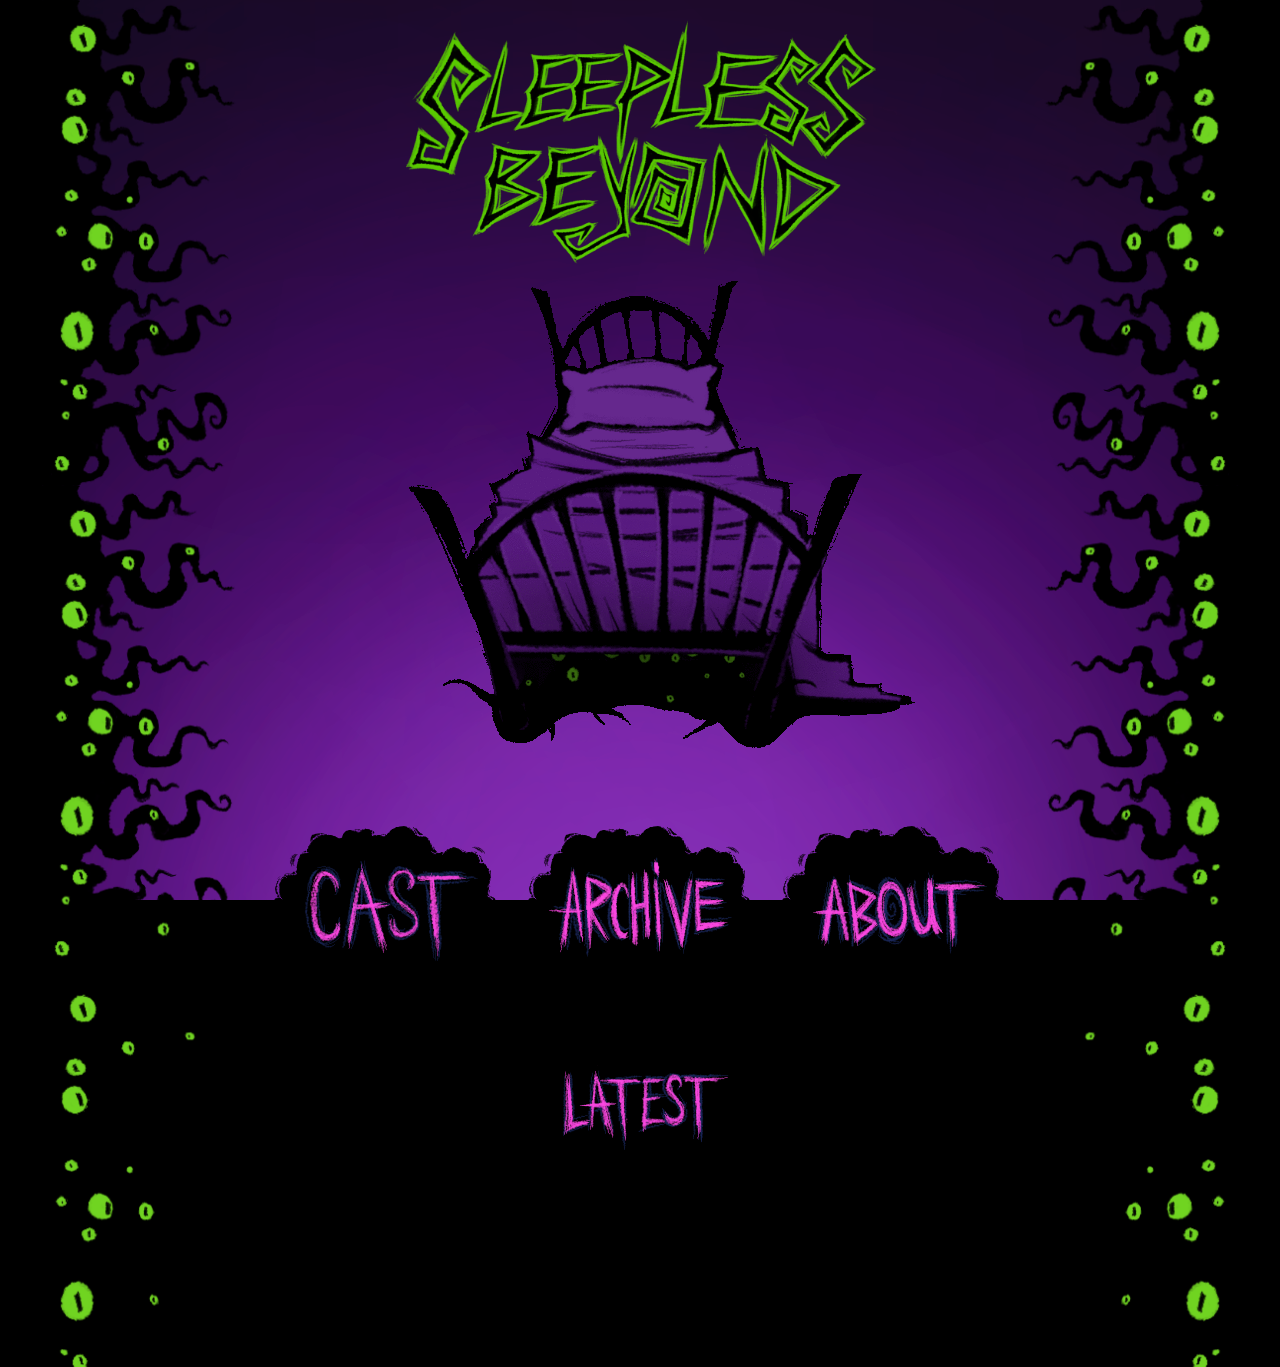
<file: index.html>
<!DOCTYPE html>
<html>
  <head>
    <title>Sleepless Beyond</title>
    <!-- Favicons -->
    <link rel="apple-touch-icon" sizes="180x180" href="favicons/apple-touch-icon.png">
    <link rel="icon" type="image/png" sizes="32x32" href="favicons/favicon-32x32.png" sizes="32x32">
    <link rel="icon" type="image/png" sizes="16x16" href="favicons/favicon-16x16.png" sizes="16x16">
    <link rel="manifest" href="favicons/site.webmanifest">
    <link rel="mask-icon" href="favicons/safari-pinned-tab.svg" color="#3d005f">
    <link rel="shortcut icon" href="favicons/favicon.ico">
    <meta name="msapplication-TileColor" content="#3d005f">
    <meta name="msapplication-config" content="favicons/browserconfig.xml">
    <!-- <meta name="theme-color" content="#3d005f"> --> <!-- this has the dark purple -->
    <!-- Meta information for links and other such applications -->
    <meta charset="utf-8">
    <meta name="description" content="Hi Hector <3">
    <meta name="author" content="mortis-natus">
    <meta property="og:title" content="Sleepless Beyond Demo">
    <meta property="og:type" content="website">
    <meta property="og:image" content="images/SleeplessBeyond_Logo_Small.png"> <!-- W: at least 280px, H: at least 150px, less than 5 MB -->
    <meta property="og:site_name" content="Sleepless Beyond Demo">
    <meta property="og:description" content="Hi Hector <3">
    <meta property="og:url" content="https://mortis-natus.github.io/sleeplessbeyond-demo/">
    <meta name="twitter:card" content="summary_large_image"> <!-- less than 5 MB -->
    <meta name="twitter:image:alt" content="Read Sleepless Beyond!">
    <!-- <meta name="theme-color" content="#56FF33"> -->
    <meta name="theme-color" content="#71d522">
    <meta name="viewport" width=device-width, initial-scale=1.0, maximum-scale=1.0, user-scalable=0>
    <!-- CSS stylesheet(s) -->
    <link rel="stylesheet" type="text/css" href="styles/stylin.css"/>
    <!-- Library script(s) -->
    <script src="https://code.jquery.com/jquery-3.5.1.min.js" integrity="sha256-9/aliU8dGd2tb6OSsuzixeV4y/faTqgFtohetphbbj0=" crossorigin="anonymous"></script>
    <!-- My script(s) -->
    <script src="scripts/script.js"></script>
  </head>
  <body>
    <div id="super-wrapper">
      <div class="blackspace"></div>
      <div id="outer-wrapper" class="has-bg">
        <div id="left-tentacles"></div>
        <div id="inner-wrapper">
          <div id="scoonga-doonga-title">
            <a href="index.html"><img src="images/SleeplessBeyond_Logo_Large.png" alt="Title Image"></a>
          </div>
          <div id="content">
            <div id="bed">
              <a href="page.html"><img id="first" src="images/StartReading_ButtonStatic.gif" alt="Start Reading"></a>
            </div>
            <div id="buttons">
              <a href="cast.html"><img id="cast" src="images/Cast_ButtonStatic.png" alt="Cast"></a>
              <a href="archive.html"><img id="archive" src="images/Archive_ButtonStatic.png" alt="Archive"></a>
              <a href="about.html"><img id="about" src="images/About_ButtonStatic.png" alt="About"></a>
              <a href="index.html"><img id="latest" src="images/Latest_ButtonStatic.png" alt="Latest"></a>
            </div>
          </div>
        </div>
        <div id="right-tentacles"></div>
        <!-- swap for this -->
        <!-- <div id=""><a href="/">index</a></div>  -->
      </div>
      <div class="blackspace"></div>
    </div>
  </body>
</html>
</file>
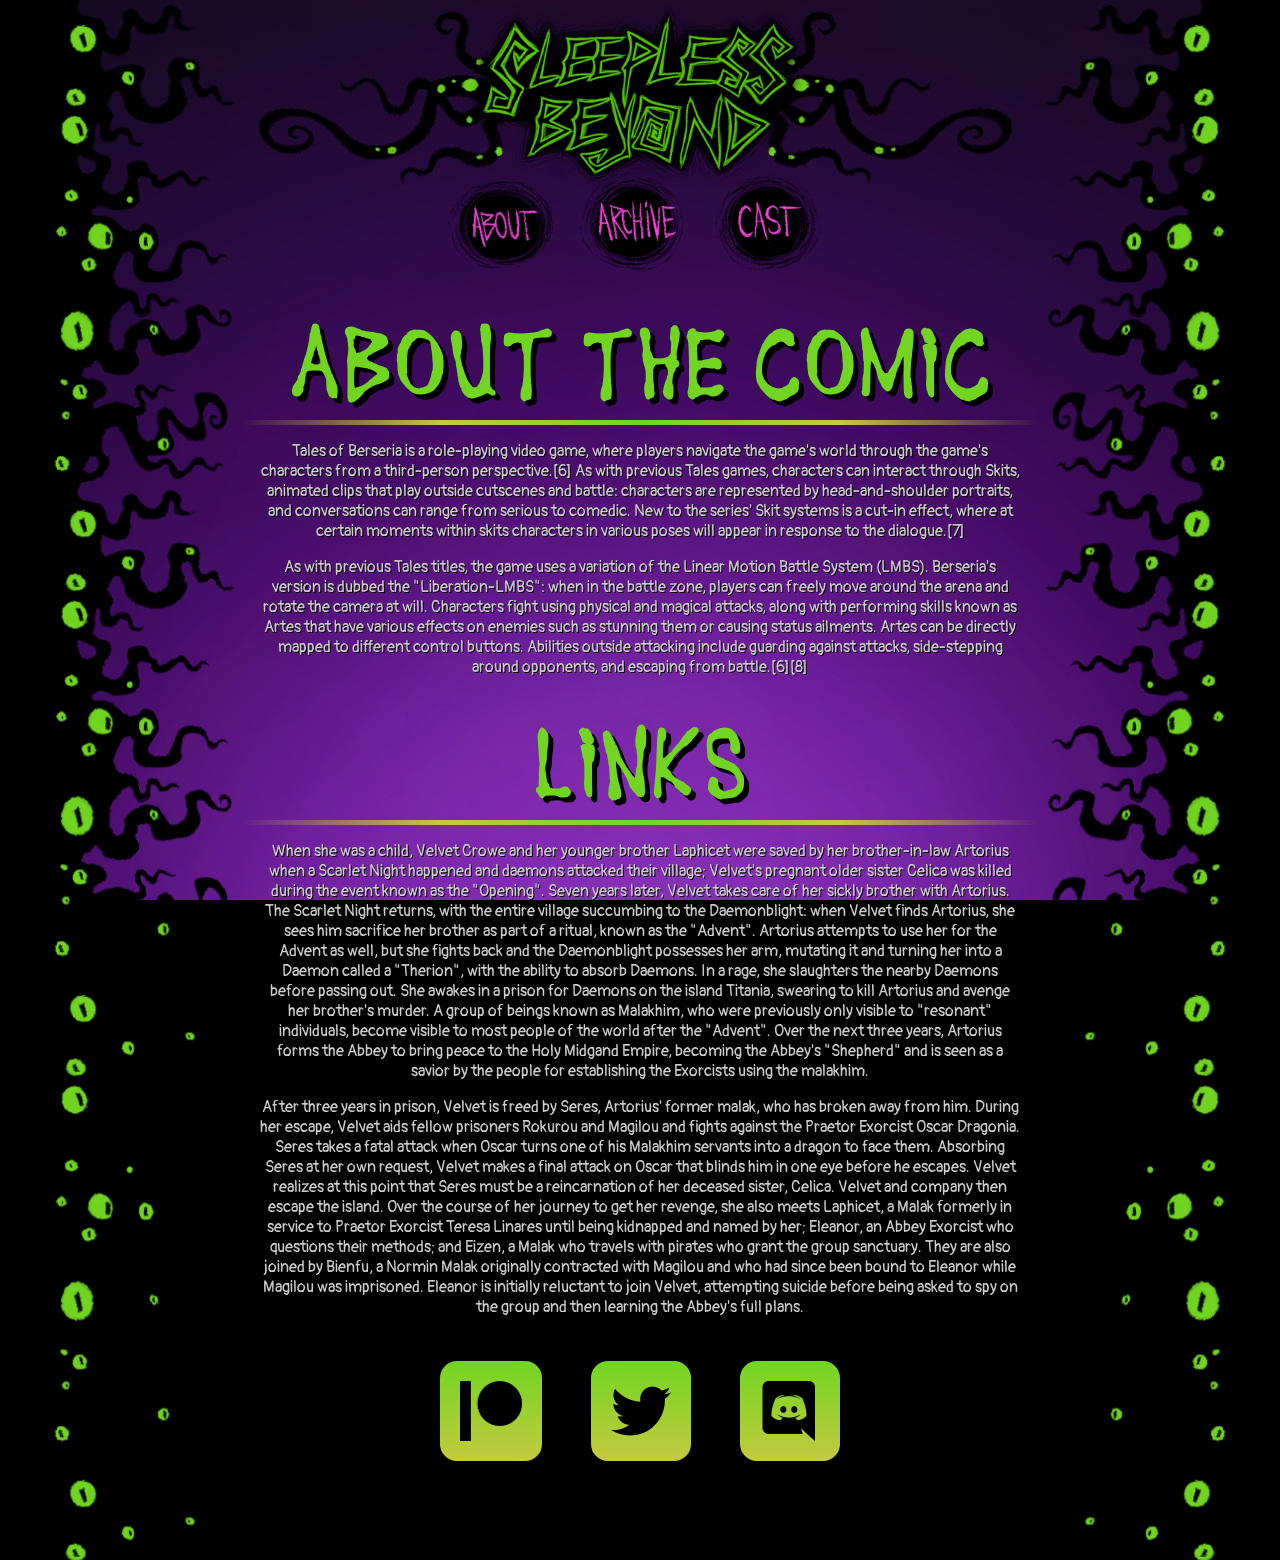
<file: about.html>
<!DOCTYPE html>
<html>
  <head>
    <title>Sleepless Beyond | About</title>
    <!-- Favicons -->
    <link rel="apple-touch-icon" sizes="180x180" href="favicons/apple-touch-icon.png">
    <link rel="icon" type="image/png" sizes="32x32" href="favicons/favicon-32x32.png" sizes="32x32">
    <link rel="icon" type="image/png" sizes="16x16" href="favicons/favicon-16x16.png" sizes="16x16">
    <link rel="manifest" href="favicons/site.webmanifest">
    <link rel="mask-icon" href="favicons/safari-pinned-tab.svg" color="#3d005f">
    <link rel="shortcut icon" href="favicons/favicon.ico">
    <meta name="msapplication-TileColor" content="#3d005f">
    <meta name="msapplication-config" content="favicons/browserconfig.xml">
    <!-- <meta name="theme-color" content="#3d005f"> --> <!-- this has the dark purple -->
    <!-- Meta information for links and other such applications -->
    <meta charset="utf-8">
    <meta name="description" content="Hi Hector <3">
    <meta name="author" content="mortis-natus">
    <meta property="og:title" content="Sleepless Beyond | About">
    <meta property="og:type" content="website">
    <meta property="og:image" content="images/SleeplessBeyond_Logo_Small.png"> <!-- W: at least 280px, H: at least 150px, less than 5 MB -->
    <meta property="og:site_name" content="Sleepless Beyond Demo">
    <meta property="og:description" content="Hi Hector <3">
    <meta property="og:url" content="https://mortis-natus.github.io/sleeplessbeyond-demo/">
    <meta name="twitter:card" content="summary_large_image"> <!-- less than 5 MB -->
    <meta name="twitter:image:alt" content="Read Sleepless Beyond!">
    <!-- <meta name="theme-color" content="#56FF33">  -->
    <meta name="theme-color" content="#71d522">
    <meta name="viewport" width=device-width, initial-scale=1.0, maximum-scale=1.0, user-scalable=0>
    <!-- CSS stylesheet(s) -->
    <link rel="stylesheet" type="text/css" href="styles/stylin.css"/>
    <!-- Library script(s) -->
    <script src="https://code.jquery.com/jquery-3.5.1.min.js" integrity="sha256-9/aliU8dGd2tb6OSsuzixeV4y/faTqgFtohetphbbj0=" crossorigin="anonymous"></script>
    <!-- My script(s) -->
    <script src="scripts/script.js"></script>
  </head>
  <body>
    <div id="super-wrapper">
      <div class="blackspace"></div>
      <div id="outer-wrapper" class="pangolin has-bg">
        <div id="left-tentacles"></div>
        <div id="inner-wrapper">
          <div id="nav-title-arrowless">
            <a id="home" href="index.html" title="Home"></a>
            <div id="nav-buttons">
              <a id="about2" href="about.html" title="About"></a>
              <a id="archive2" href="archive.html" title="Archive"></a>
              <a id="cast2" href="cast.html" title="Cast"></a>
            </div>
          </div>
          <div id="content">
            <h1 class="lime beyond">About the Comic</h1>
            <div class="shite-divider"></div>
            <p class="whiteish">
              Tales of Berseria is a role-playing video game, where players navigate the game's world through the game's characters from a third-person perspective.[6] As with previous Tales games, characters can interact through Skits, animated clips that play outside cutscenes and battle: characters are represented by head-and-shoulder portraits, and conversations can range from serious to comedic. New to the series' Skit systems is a cut-in effect, where at certain moments within skits characters in various poses will appear in response to the dialogue.[7]
            </p>
            <p class="whiteish">
              As with previous Tales titles, the game uses a variation of the Linear Motion Battle System (LMBS). Berseria's version is dubbed the "Liberation-LMBS": when in the battle zone, players can freely move around the arena and rotate the camera at will. Characters fight using physical and magical attacks, along with performing skills known as Artes that have various effects on enemies such as stunning them or causing status ailments. Artes can be directly mapped to different control buttons. Abilities outside attacking include guarding against attacks, side-stepping around opponents, and escaping from battle.[6][8]
            </p>
            <h1 class="lime beyond">Links</h1>
            <div class="shite-divider"></div>
            <p class="whiteish">
              When she was a child, Velvet Crowe and her younger brother Laphicet were saved by her brother-in-law Artorius when a Scarlet Night happened and daemons attacked their village; Velvet's pregnant older sister Celica was killed during the event known as the "Opening". Seven years later, Velvet takes care of her sickly brother with Artorius. The Scarlet Night returns, with the entire village succumbing to the Daemonblight: when Velvet finds Artorius, she sees him sacrifice her brother as part of a ritual, known as the "Advent". Artorius attempts to use her for the Advent as well, but she fights back and the Daemonblight possesses her arm, mutating it and turning her into a Daemon called a "Therion", with the ability to absorb Daemons. In a rage, she slaughters the nearby Daemons before passing out. She awakes in a prison for Daemons on the island Titania, swearing to kill Artorius and avenge her brother's murder. A group of beings known as Malakhim, who were previously only visible to "resonant" individuals, become visible to most people of the world after the "Advent". Over the next three years, Artorius forms the Abbey to bring peace to the Holy Midgand Empire, becoming the Abbey's "Shepherd" and is seen as a savior by the people for establishing the Exorcists using the malakhim.
            </p>
            <p class="whiteish">
              After three years in prison, Velvet is freed by Seres, Artorius' former malak, who has broken away from him. During her escape, Velvet aids fellow prisoners Rokurou and Magilou and fights against the Praetor Exorcist Oscar Dragonia. Seres takes a fatal attack when Oscar turns one of his Malakhim servants into a dragon to face them. Absorbing Seres at her own request, Velvet makes a final attack on Oscar that blinds him in one eye before he escapes. Velvet realizes at this point that Seres must be a reincarnation of her deceased sister, Celica. Velvet and company then escape the island. Over the course of her journey to get her revenge, she also meets Laphicet, a Malak formerly in service to Praetor Exorcist Teresa Linares until being kidnapped and named by her; Eleanor, an Abbey Exorcist who questions their methods; and Eizen, a Malak who travels with pirates who grant the group sanctuary. They are also joined by Bienfu, a Normin Malak originally contracted with Magilou and who had since been bound to Eleanor while Magilou was imprisoned. Eleanor is initially reluctant to join Velvet, attempting suicide before being asked to spy on the group and then learning the Abbey's full plans.
            </p>
            <div id="external-link-buttons">
              <a href="#"><img id="patreon" src="images/Patreon_Mark_Black.png" alt="Patreon Link" title="Patreon"></a>
              <a href="#"><img id="twitter" src="images/iconmonstr-twitter-1-240.png" alt="Twitter Link" title="Twitter"></a>
              <a href="#"><img id="discord" src="images/iconmonstr-discord-1-240.png" alt="Discord Server Link" title="Discord Server"></a>
              <!-- <a href="#"><img id="tumblr" src="images/iconmonstr-tumblr-1-240.png" alt="Tumblr Link" title="Tumblr"></a> -->
            </div>
          </div>
        </div>
        <div id="right-tentacles"></div>
      </div>
      <div class="blackspace"></div>
    </div>
  </body>
</html>
</file>
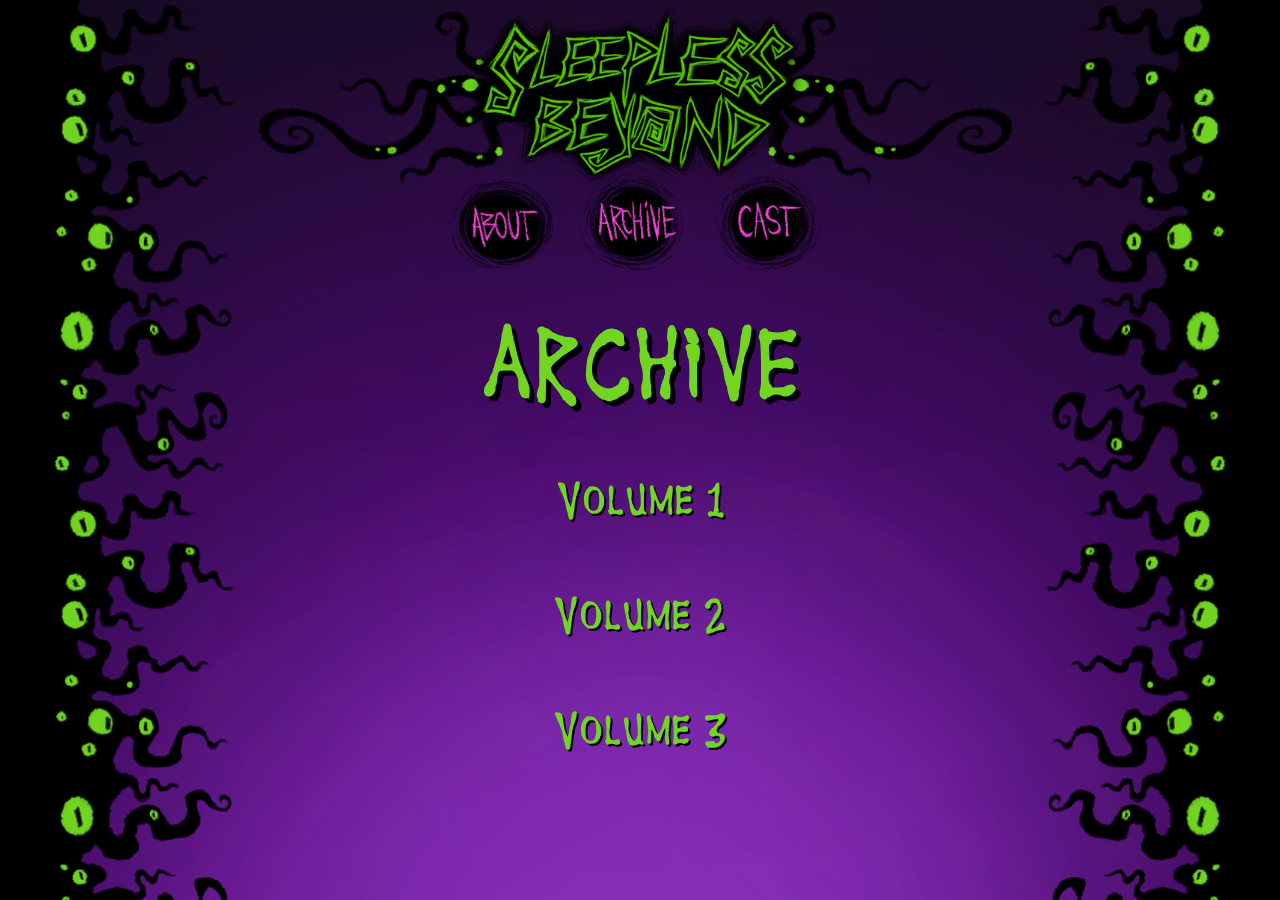
<file: archive.html>
<!DOCTYPE html>
<html>
  <head>
    <title>Sleepless Beyond | Archive</title>
    <!-- Favicons -->
    <link rel="apple-touch-icon" sizes="180x180" href="favicons/apple-touch-icon.png">
    <link rel="icon" type="image/png" sizes="32x32" href="favicons/favicon-32x32.png" sizes="32x32">
    <link rel="icon" type="image/png" sizes="16x16" href="favicons/favicon-16x16.png" sizes="16x16">
    <link rel="manifest" href="favicons/site.webmanifest">
    <link rel="mask-icon" href="favicons/safari-pinned-tab.svg" color="#3d005f">
    <link rel="shortcut icon" href="favicons/favicon.ico">
    <meta name="msapplication-TileColor" content="#3d005f">
    <meta name="msapplication-config" content="favicons/browserconfig.xml">
    <!-- <meta name="theme-color" content="#3d005f"> --> <!-- this has the dark purple -->
    <!-- Meta information for links and other such applications -->
    <meta charset="utf-8">
    <meta name="description" content="Hi Hector <3">
    <meta name="author" content="mortis-natus">
    <meta property="og:title" content="Sleepless Beyond | Archive">
    <meta property="og:type" content="website">
    <meta property="og:image" content="images/SleeplessBeyond_Logo_Small.png"> <!-- W: at least 280px, H: at least 150px, less than 5 MB -->
    <meta property="og:site_name" content="Sleepless Beyond Demo">
    <meta property="og:description" content="Hi Hector <3">
    <meta property="og:url" content="https://mortis-natus.github.io/sleeplessbeyond-demo/">
    <meta name="twitter:card" content="summary_large_image"> <!-- less than 5 MB -->
    <meta name="twitter:image:alt" content="Read Sleepless Beyond!">
    <!-- <meta name="theme-color" content="#56FF33"> -->
    <meta name="theme-color" content="#71d522">
    <meta name="viewport" width=device-width, initial-scale=1.0, maximum-scale=1.0, user-scalable=0>
    <!-- CSS stylesheet(s) -->
    <link rel="stylesheet" type="text/css" href="styles/stylin.css"/>
    <!-- Library script(s) -->
    <script src="https://code.jquery.com/jquery-3.5.1.min.js" integrity="sha256-9/aliU8dGd2tb6OSsuzixeV4y/faTqgFtohetphbbj0=" crossorigin="anonymous"></script>
    <!-- My script(s) -->
    <script src="scripts/script.js"></script>
  </head>
  <body>
    <div id="super-wrapper">
      <div class="blackspace"></div>
      <div id="outer-wrapper" class="pangolin has-bg">
        <div id="left-tentacles"></div>
        <div id="inner-wrapper">
          <div id="nav-title-arrowless">
            <a id="home" href="index.html" title="Home"></a>
            <div id="nav-buttons">
              <a id="about2" href="about.html" title="About"></a>
              <a id="archive2" href="archive.html" title="Archive"></a>
              <a id="cast2" href="cast.html" title="Cast"></a>
            </div>
          </div>
          <div id="content">
            <h1 class="lime beyond">Archive</h1>
            <div id="vol-1">
              <h2 class="beyond"><a class="lime inactive" href="#pages">Volume 1</a></h2>
              <div class="pagecontainer">
                <ul class="pages">
                  <li><a href="#">Page 0001</a></li>
                  <li><a href="#">Page 0002</a></li>
                  <li><a href="#">Page 0003</a></li>
                  <li><a href="#">Page 0004</a></li>
                  <li><a href="#">Page 0005</a></li>
                  <li><a href="#">Page 0006</a></li>
                  <li><a href="#">Page 0007</a></li>
                  <li><a href="#">Page 0008</a></li>
                  <li><a href="#">Page 0009</a></li>
                  <li><a href="#">Page 0010</a></li>
                  <li><a href="#">Page 0011</a></li>
                  <li><a href="#">Page 0012</a></li>
                  <li><a href="#">Page 0013</a></li>
                  <li><a href="#">Page 0014</a></li>
                  <li><a href="#">Page 0015</a></li>
                  <li><a href="#">Page 0016</a></li>
                  <li><a href="#">Page 0017</a></li>
                  <li><a href="#">Page 0018</a></li>
                  <li><a href="#">Page 0019</a></li>
                  <li><a href="#">Page 0020</a></li>
                </ul>
              </div>
            </div>
            <div id="vol-2">
              <h2 class="beyond"><a class="lime inactive" href="#pages">Volume 2</a></h2>
              <div class="pagecontainer">
                <ul class="pages">
                  <li><a href="#">Page 0001</a></li>
                  <li><a href="#">Page 0002</a></li>
                  <li><a href="#">Page 0003</a></li>
                  <li><a href="#">Page 0004</a></li>
                  <li><a href="#">Page 0005</a></li>
                  <li><a href="#">Page 0006</a></li>
                  <li><a href="#">Page 0007</a></li>
                  <li><a href="#">Page 0008</a></li>
                  <li><a href="#">Page 0009</a></li>
                  <li><a href="#">Page 0010</a></li>
                  <li><a href="#">Page 0011</a></li>
                  <li><a href="#">Page 0012</a></li>
                  <li><a href="#">Page 0013</a></li>
                  <li><a href="#">Page 0014</a></li>
                  <li><a href="#">Page 0015</a></li>
                  <li><a href="#">Page 0016</a></li>
                  <li><a href="#">Page 0017</a></li>
                  <li><a href="#">Page 0018</a></li>
                  <li><a href="#">Page 0019</a></li>
                  <li><a href="#">Page 0020</a></li>
                </ul>
              </div>
            </div>
            <div id="vol-3">
              <h2 class="beyond"><a class="lime inactive" href="#pages">Volume 3</a></h2>
              <div class="pagecontainer">
                <ul class="pages">
                  <li><a href="#">Page 0001</a></li>
                  <li><a href="#">Page 0002</a></li>
                  <li><a href="#">Page 0003</a></li>
                  <li><a href="#">Page 0004</a></li>
                  <li><a href="#">Page 0005</a></li>
                  <li><a href="#">Page 0006</a></li>
                  <li><a href="#">Page 0007</a></li>
                  <li><a href="#">Page 0008</a></li>
                </ul>
              </div>
            </div>
          </div>
        </div>
        <div id="right-tentacles"></div>
      </div>
      <div class="blackspace"></div>
    </div>
  </body>
</html>
</file>
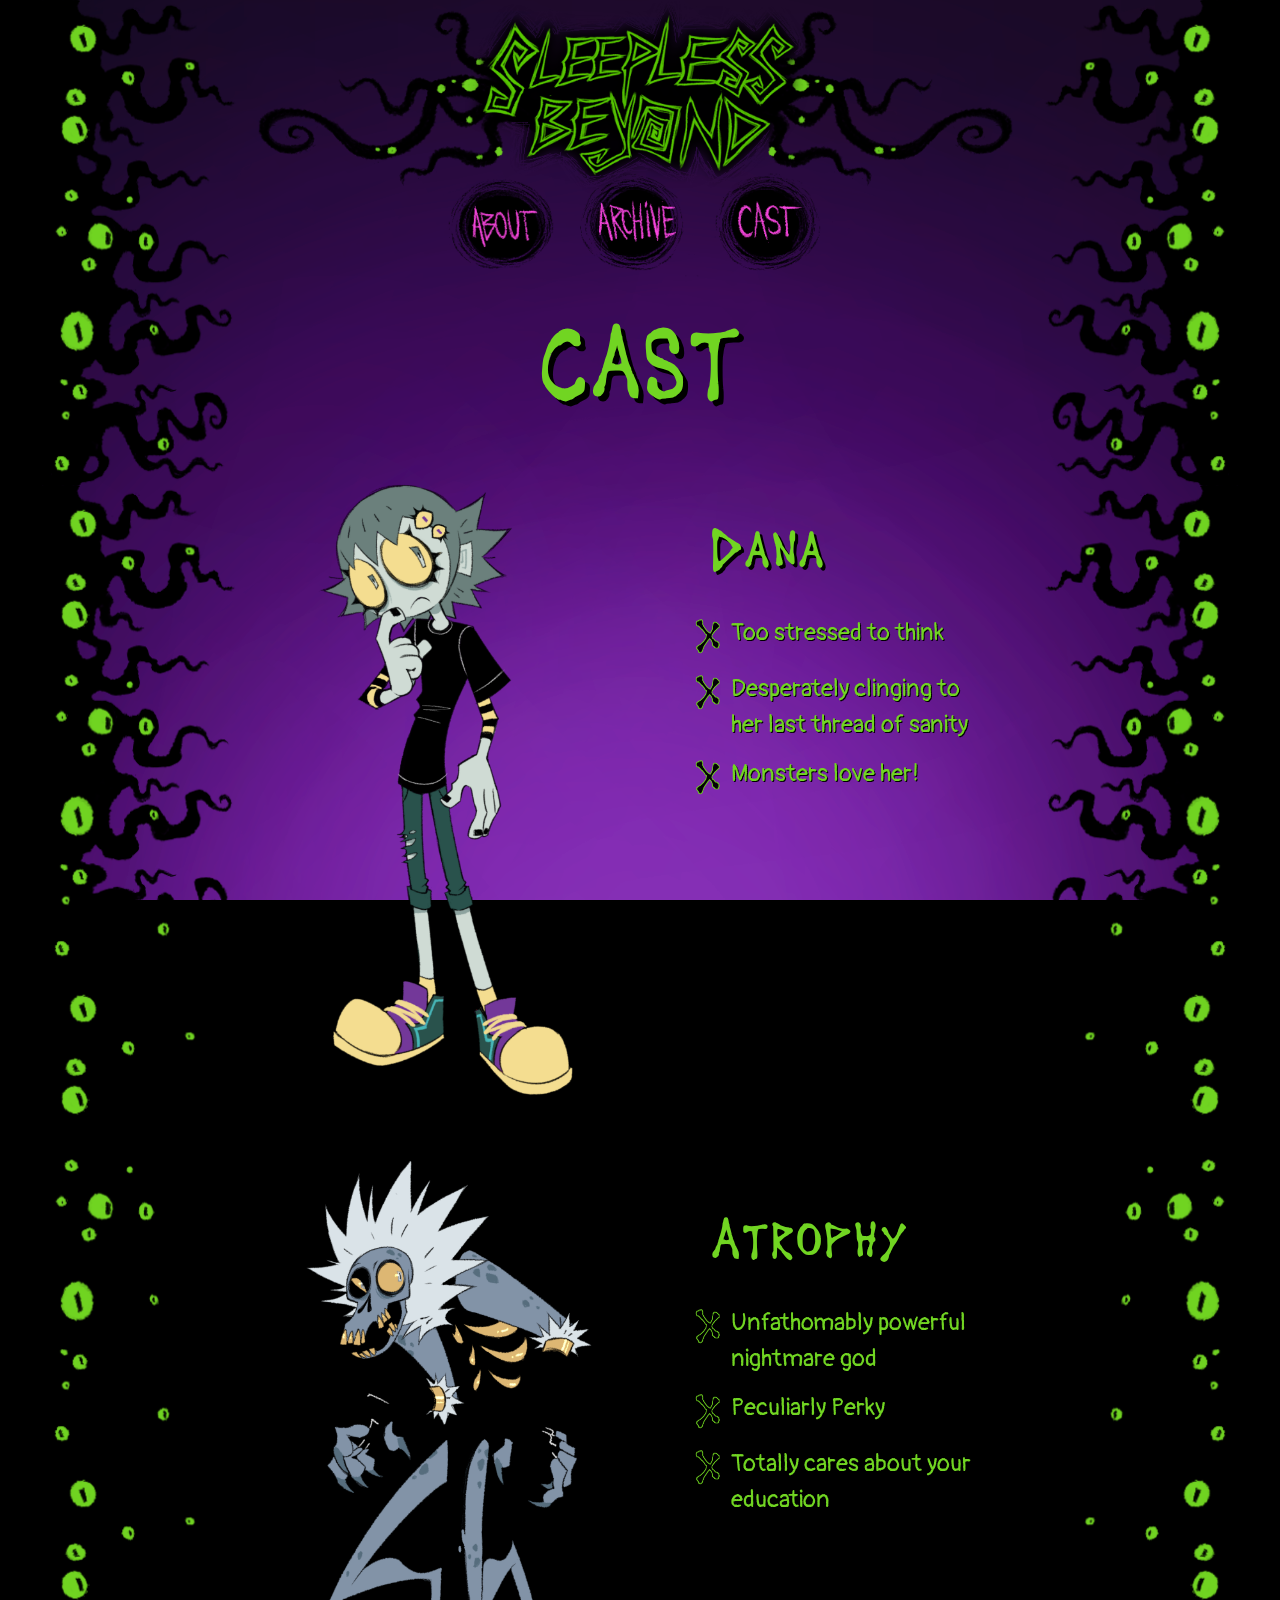
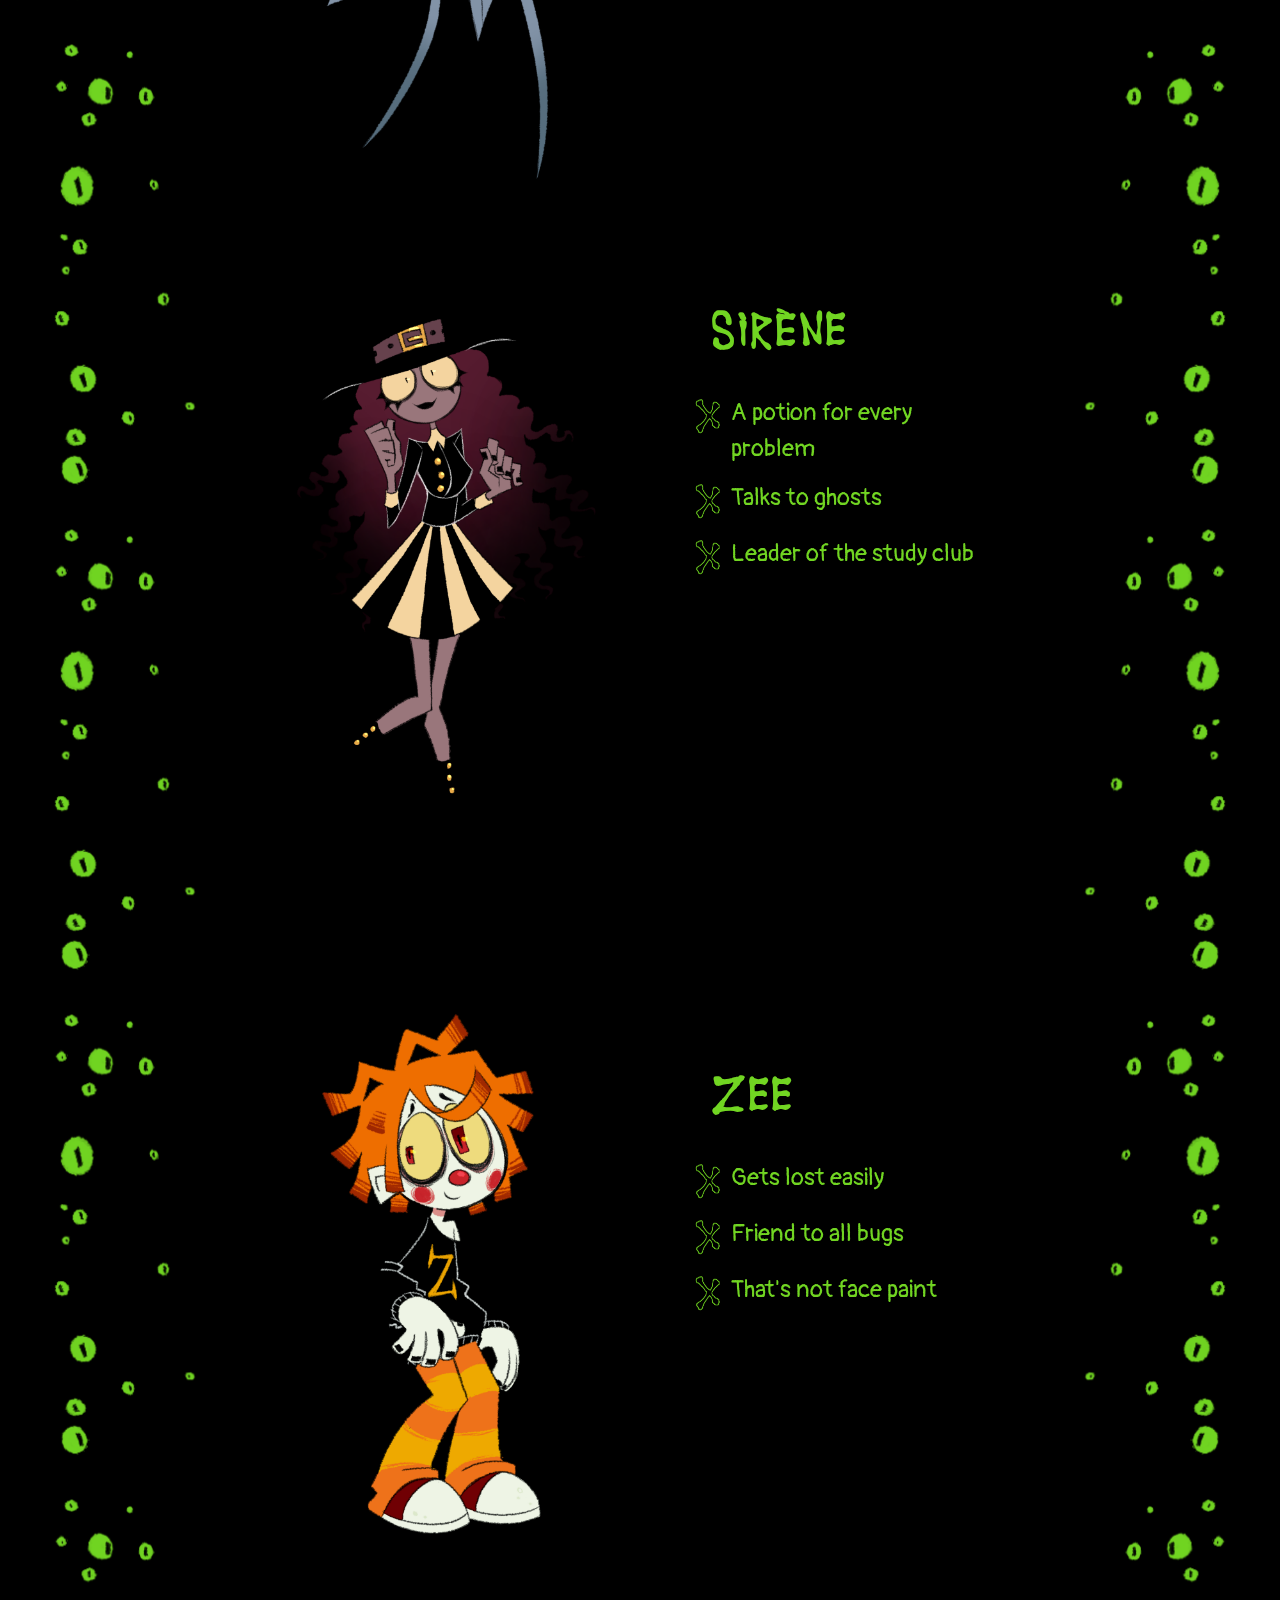
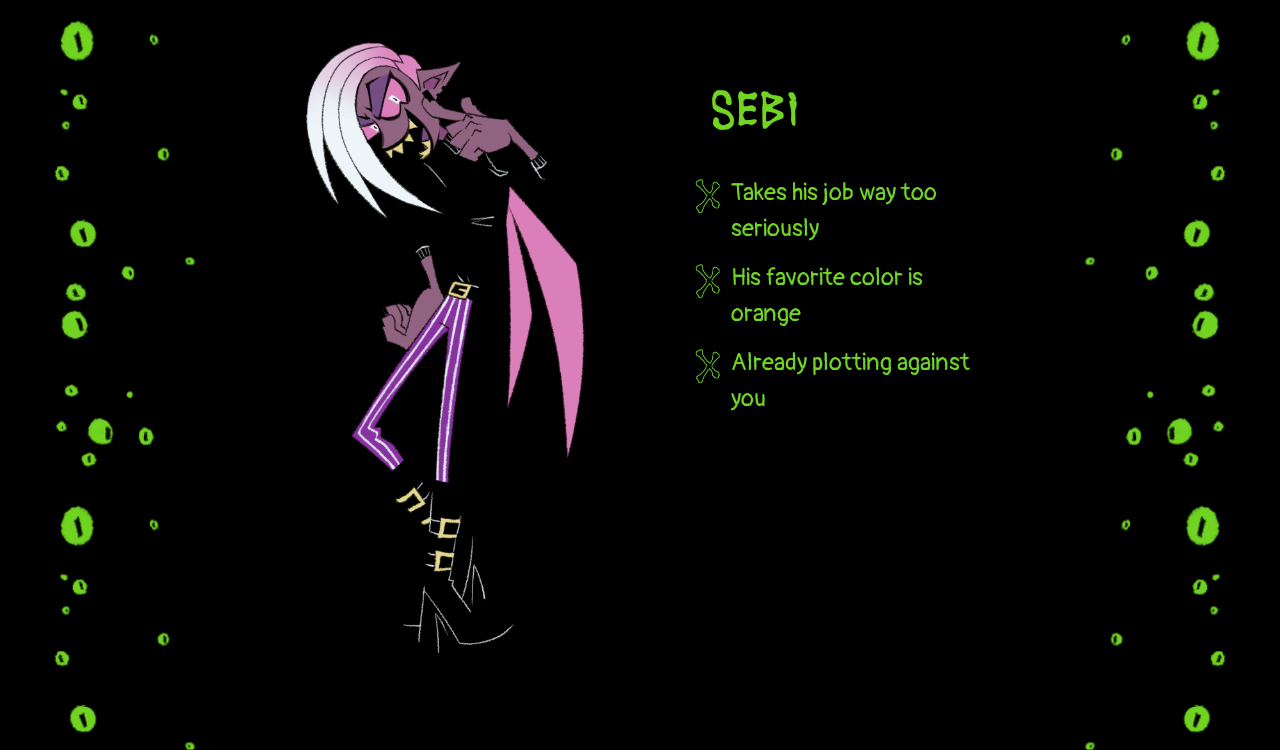
<file: cast.html>
<!DOCTYPE html>
<html>
  <head>
    <title>Sleepless Beyond | Cast</title>
    <!-- Favicons -->
    <link rel="apple-touch-icon" sizes="180x180" href="favicons/apple-touch-icon.png">
    <link rel="icon" type="image/png" sizes="32x32" href="favicons/favicon-32x32.png" sizes="32x32">
    <link rel="icon" type="image/png" sizes="16x16" href="favicons/favicon-16x16.png" sizes="16x16">
    <link rel="manifest" href="favicons/site.webmanifest">
    <link rel="mask-icon" href="favicons/safari-pinned-tab.svg" color="#3d005f">
    <link rel="shortcut icon" href="favicons/favicon.ico">
    <meta name="msapplication-TileColor" content="#3d005f">
    <meta name="msapplication-config" content="favicons/browserconfig.xml">
    <!-- <meta name="theme-color" content="#3d005f"> --> <!-- this has the dark purple -->
    <!-- Meta information for links and other such applications -->
    <meta charset="utf-8">
    <meta name="description" content="Hi Hector <3">
    <meta name="author" content="mortis-natus">
    <meta property="og:title" content="Sleepless Beyond | Cast">
    <meta property="og:type" content="website">
    <meta property="og:image" content="images/SleeplessBeyond_Logo_Small.png"> <!-- W: at least 280px, H: at least 150px, less than 5 MB -->
    <meta property="og:site_name" content="Sleepless Beyond Demo">
    <meta property="og:description" content="Hi Hector <3">
    <meta property="og:url" content="https://mortis-natus.github.io/sleeplessbeyond-demo/">
    <meta name="twitter:card" content="summary_large_image"> <!-- less than 5 MB -->
    <meta name="twitter:image:alt" content="Read Sleepless Beyond!">
    <!-- <meta name="theme-color" content="#56FF33"> -->
    <meta name="theme-color" content="#71d522">
    <meta name="viewport" width=device-width, initial-scale=1.0, maximum-scale=1.0, user-scalable=0>
    <!-- CSS stylesheet(s) -->
    <link rel="stylesheet" type="text/css" href="styles/stylin.css"/>
    <!-- Library script(s) -->
    <script src="https://code.jquery.com/jquery-3.5.1.min.js" integrity="sha256-9/aliU8dGd2tb6OSsuzixeV4y/faTqgFtohetphbbj0=" crossorigin="anonymous"></script>
    <!-- My script(s) -->
    <script src="scripts/script.js"></script>
  </head>
  <body>
    <div id="super-wrapper">
      <div class="blackspace"></div>
      <div id="outer-wrapper" class="has-bg pangolin">
        <div id="left-tentacles"></div>
        <div id="inner-wrapper">
          <div id="nav-title-arrowless">
            <a id="home" href="index.html" title="Home"></a>
            <div id="nav-buttons">
              <a id="about2" href="about.html" title="About"></a>
              <a id="archive2" href="archive.html" title="Archive"></a>
              <a id="cast2" href="cast.html" title="Cast"></a>
            </div>
          </div>
          <div id="content">
            <h1 class="lime beyond">Cast</h1>
            <div class="charslot">
              <div class="img-cell">
                <img title="Dana" alt="Dana" src="images/CAST_Dana.png">
              </div>
              <div class="text-cell">
                <h5 class="charname beyond">Dana</h5>
                <ul class="charfacts">
                  <li>Too stressed to think</li>
                  <li>Desperately clinging to her last thread of sanity</li>
                  <li>Monsters love her!</li>
                <ul>
              </div>
            </div>
            <div class="charslot">
              <div class="img-cell">
                <img title="Atrophy" alt="Atrophy" src="images/CAST_Atrophy.png">
              </div>
              <div class="text-cell">
                <h5 class="charname beyond">Atrophy</h5>
                <ul class="charfacts">
                  <li>Unfathomably powerful nightmare god</li>
                  <li>Peculiarly Perky</li>
                  <li>Totally cares about your education</li>
                <ul>
              </div>
            </div>
            <div class="charslot">
              <div class="img-cell">
                <img title="Sirene" alt="Sirene" src="images/CAST_Sirene.png">
              </div>
              <div class="text-cell">
                <h5 class="charname beyond">Sirène</h5>
                <ul class="charfacts">
                  <li>A potion for every problem</li>
                  <li>Talks to ghosts</li>
                  <li>Leader of the study club</li>
                <ul>
              </div>
            </div>
            <div class="charslot">
              <div class="img-cell">
                <img title="Zee" alt="Zee" src="images/CAST_Zee.png">
              </div>
              <div class="text-cell shorty">
                <h5 class="charname beyond">Zee</h5>
                <ul class="charfacts">
                  <li>Gets lost easily</li>
                  <li>Friend to all bugs</li>
                  <li>That's not face paint</li>
                <ul>
              </div>
            </div>
            <div class="charslot">
              <div class="img-cell">
                <img title="Sebi" alt="Sebi" src="images/CAST_Sebi.png">
              </div>
              <div class="text-cell">
                <h5 class="charname beyond">Sebi</h5>
                <ul class="charfacts">
                  <li>Takes his job way too seriously</li>
                  <li>His favorite color is orange</li>
                  <li>Already plotting against you</li>
                <ul>
              </div>
            </div>
          </div>
        </div>
        <div id="right-tentacles"></div>
      </div>
      <div class="blackspace"></div>
    </div>
  </body>
</html>
</file>
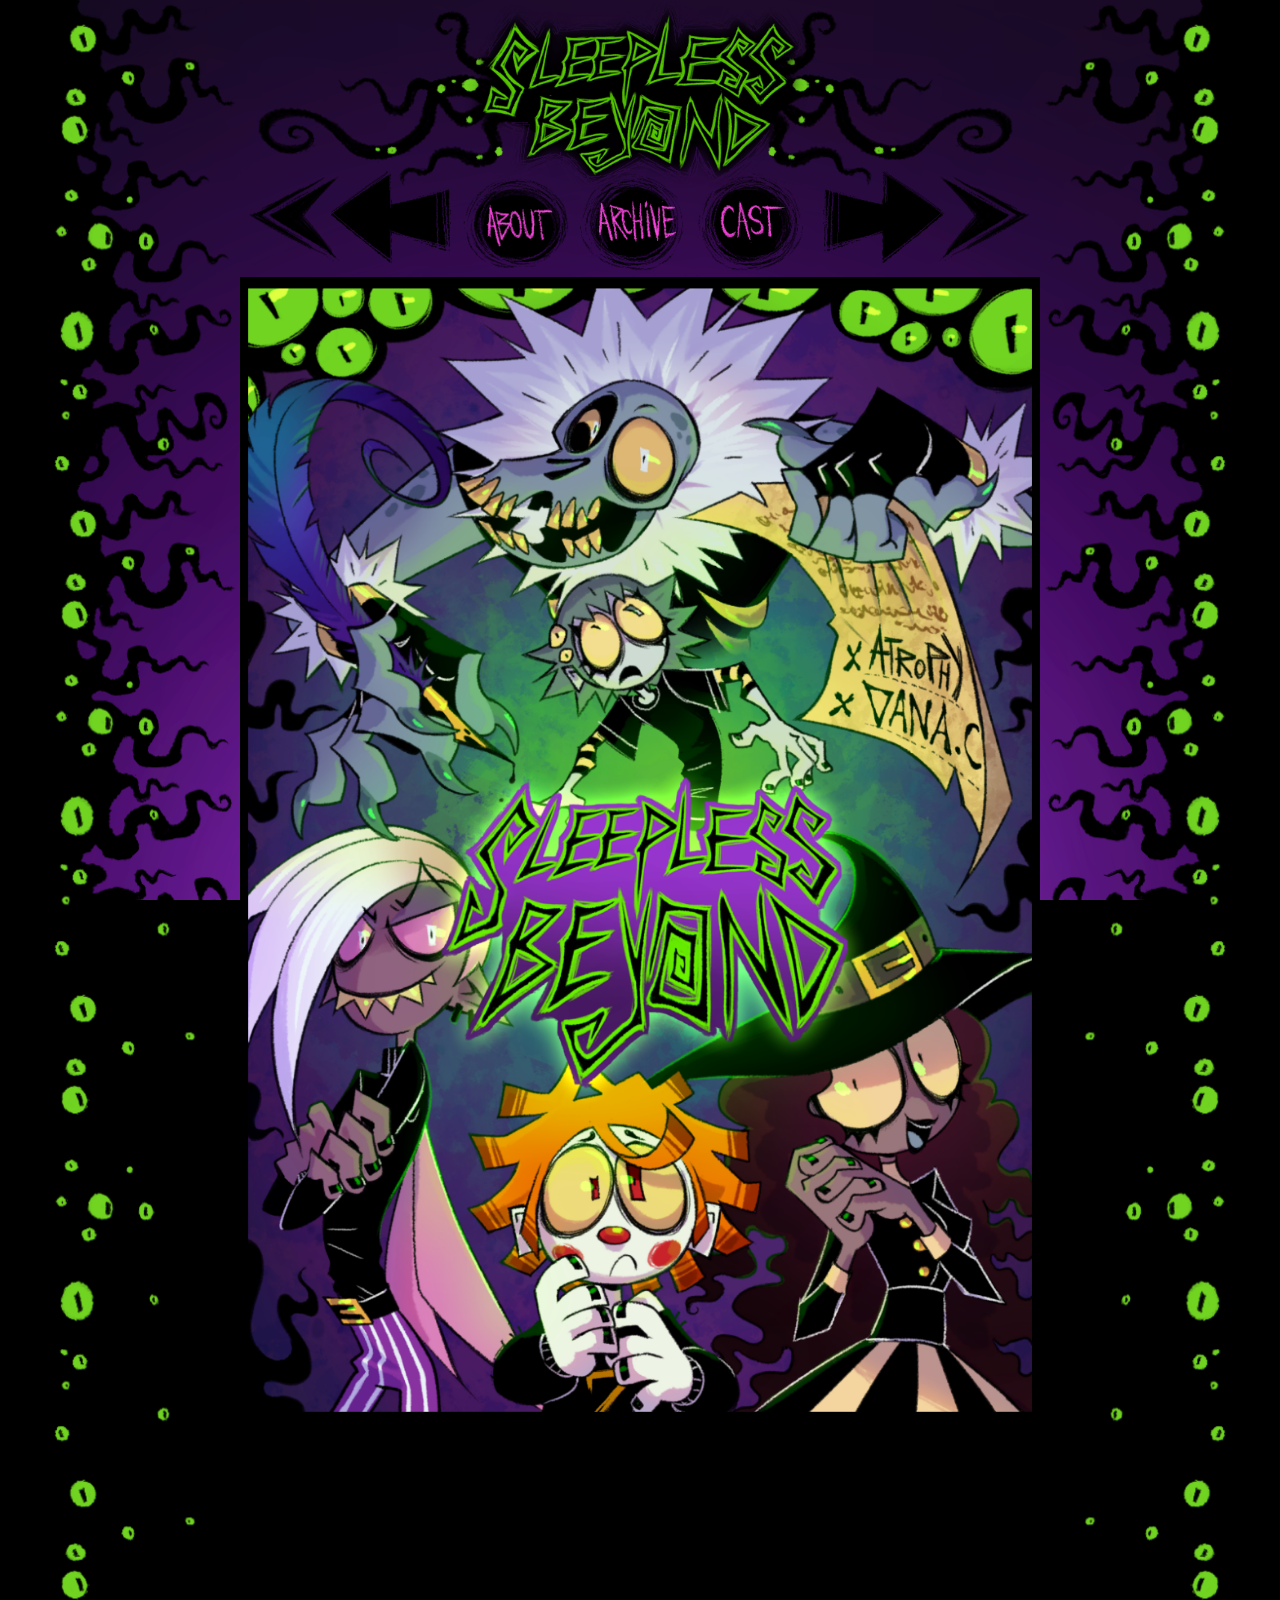
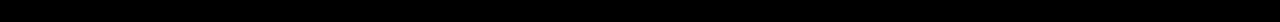
<file: page.html>
<!DOCTYPE html>
<html>
  <head>
    <title>Sleepless Beyond | Page [Something]</title>
    <!-- Favicons -->
    <link rel="apple-touch-icon" sizes="180x180" href="favicons/apple-touch-icon.png">
    <link rel="icon" type="image/png" sizes="32x32" href="favicons/favicon-32x32.png" sizes="32x32">
    <link rel="icon" type="image/png" sizes="16x16" href="favicons/favicon-16x16.png" sizes="16x16">
    <link rel="manifest" href="favicons/site.webmanifest">
    <link rel="mask-icon" href="favicons/safari-pinned-tab.svg" color="#3d005f">
    <link rel="shortcut icon" href="favicons/favicon.ico">
    <meta name="msapplication-TileColor" content="#3d005f">
    <meta name="msapplication-config" content="favicons/browserconfig.xml">
    <!-- <meta name="theme-color" content="#3d005f"> --> <!-- this has the dark purple -->
    <!-- Meta information for links and other such applications -->
    <meta charset="utf-8">
    <meta name="description" content="Hi Hector <3">
    <meta name="author" content="mortis-natus">
    <meta property="og:title" content="Sleepless Beyond | Page [Something]">
    <meta property="og:type" content="website">
    <meta property="og:image" content="images/SleeplessBeyond_Logo_Small.png"> <!-- W: at least 280px, H: at least 150px, less than 5 MB -->
    <meta property="og:site_name" content="Sleepless Beyond Demo">
    <meta property="og:description" content="Hi Hector <3">
    <meta property="og:url" content="https://mortis-natus.github.io/sleeplessbeyond-demo/">
    <meta name="twitter:card" content="summary_large_image"> <!-- less than 5 MB -->
    <meta name="twitter:image:alt" content="Read Sleepless Beyond!">
    <!-- <meta name="theme-color" content="#56FF33"> -->
    <meta name="theme-color" content="#71d522">
    <meta name="viewport" width=device-width, initial-scale=1.0, maximum-scale=1.0, user-scalable=0>
    <!-- CSS stylesheet(s) -->
    <link rel="stylesheet" type="text/css" href="styles/stylin.css"/>
    <!-- Library script(s) -->
    <script src="https://code.jquery.com/jquery-3.5.1.min.js" integrity="sha256-9/aliU8dGd2tb6OSsuzixeV4y/faTqgFtohetphbbj0=" crossorigin="anonymous"></script>
    <!-- My script(s) -->
    <script src="scripts/script.js"></script>
  </head>
  <body>
    <div id="super-wrapper">
      <div class="blackspace-exception"></div>
      <div id="outer-wrapper" class="has-bg">
        <div id="left-tentacles"></div>
        <div id="inner-wrapper">
          <div id="nav-title">
            <a id="home" href="index.html" title="Home"></a>
            <div id="nav-buttons">
              <a id="first2" href="#" title="First page"></a>
              <a class="previous" id="previous2" href="#" title="Previous page"></a>
              <a id="about2" href="about.html" title="About"></a>
              <a id="archive2" href="archive.html" title="Archive"></a>
              <a id="cast2" href="cast.html" title="Cast"></a>
              <a class="next" id="next2" href="#" title="Next page"></a>
              <a id="latest2" href="#" title="Latest page"></a>
            </div>
          </div>
          <div id="content">
            <div id="page-slot">
              <img id="page" title="thsind shere pagw hasd a lithllte story to it and itss veryt veryy funnii come o n bofyds andd girrlds and noen binatrty folkls gether aroutgnf and f i,ll let youd knooe wehat thiss liththl storty iisssss" src="page/SleeplessBeyond_0.png">
            </div>
            <div id="arrows">
              <a id="first2" href="#" title="First page"></a>
              <a class="previous" id="previous2" href="#" title="Previous page"></a>
              <a class="next" id="next2" href="#" title="Next page"></a>
              <a id="latest2" href="#" title="Latest page"></a>
              <!-- <a class="previous" href="#" title="Previous page"><img src="images/Button_Left.png" alt="Previous"></a>
              <a class="next" href="#" title="Next page"><img src="images/Button_Right.png" alt="Next"></a> -->
            </div>
          </div>
        </div>
        <div id="right-tentacles"></div>
      </div>
      <div class="blackspace-exception"></div>
    </div>
  </body>
</html>
</file>
<file: styles/stylin.css>
@import url('https://fonts.googleapis.com/css2?family=Pangolin&display=swap');

@font-face {
  font-family: 'Beyond Regular';
  src:
  url('../fonts/Beyond-Regular.ttf') format('ttf'),
  url('../fonts/beyond-regular-webfont.woff') format('woff'),
  url('../fonts/beyond-regular-webfont.woff2') format('woff2');
  unicode-range: U+0020-007F, U+00E8;
}

.pangolin {
  font-family: 'Pangolin', 'Lucida Console', monospace;
}

.beyond {
  font-family: 'Beyond Regular', 'Pangolin', 'Lucida Console', monospace;
  padding-top: 12px;
  padding-bottom: 12px;
}

.black, a:hover  {
  color: black;
}

.pink, a {
  color: #ff48e5;
}

.lime, .charname, .charfacts, .pages a:hover {
  color: #71d522;
}

.whiteish {
  color: #cecece;
  margin-left: 20px;
  margin-right: 20px;
}

.purple {
  color: #862cb8;
}

::selection {
  background-color: #ff48e5;
  color: black;
  text-shadow: 1px 1px 0px white;
}

* {
  margin: 0;
  padding: 0;
  border: 0;
}

html {
  --scrollbarBG: #131313;
  --scrollbarBG2: #393939;
  --thumbBG: #3e0a5b;
  --thumbBG2: #56167b;
  --scrollbarBorder: #3e0a5b;
  --scrollbarBGBorder: #131313;
  /* --thumbBG: black;
  --scrollbarBorder: black; */
}
body::-webkit-scrollbar {
  width: 15px;
}
body {
/*   scrollbar-width: thin; */
  scrollbar-color: var(--thumbBG) var(--scrollbarBG);
}
body::-webkit-scrollbar-track {
  background: var(--scrollbarBG);
  /* background: linear-gradient(
      to bottom,
      var(--scrollbarBG),
      var(--scrollbarBG2)
      ); */
  border: 1px solid var(--scrollbarBGBorder);
}
body::-webkit-scrollbar-thumb {
  /* background-color: var(--thumbBG) ; */
  background: linear-gradient(
      to bottom,
      var(--thumbBG),
      var(--thumbBG2),
      var(--thumbBG)
      );
  border-radius: 0px;
  border: 1px solid var(--scrollbarBorder);
}

body {
  box-sizing: border-box;
  background-color: black;
  text-align: center;
  overflow-y: scroll;
}

h1 {
  font-size: 9em;
  margin-bottom: 0;
  text-transform: uppercase;
  text-shadow: 5px 5px 0px black;
  margin-top: 4vh;
}

h2 {
  font-size: 5em;
  margin: 0;
  text-shadow: 2px 2px 0px black;
  margin-bottom: 2vh;
}

p {
  font-size: 2em;
  margin-top: 1em;
  margin-bottom: 1em;
  text-shadow: 1px 1px 0px black;
}

.pages {
  list-style-type: none;
  padding: 0;
  display: grid;
  grid-template-columns: 1fr 1fr;
}

.pages li::before {
  content: "\200B";
}

ul.pages {
  font-size: 2em;
}

.pages li {
  padding-top: 20px;
  padding-bottom: 20px;
}

#external-link-buttons {
  padding: 25px;
}

#external-link-buttons img {
  height: 100px;
  width: auto;
  padding: 30px;
  margin-left: 1.5%;
  margin-right: 1.5%;
  background-color: #71d522;
  background-image: linear-gradient(
    to bottom,
    #71d522,
    #c5ca3e
    );
  border-radius: 30px;
  border-color: black;
  border-width: 5px;
  border-spacing: 10px;
  border-style: solid;
  transition: 0.2s ease-out;
  margin-bottom: 1.5%;
}

#patreon:hover {
  background-color: #e64f39;
  background-image: linear-gradient(
    to bottom,
      #FF424D,
      #FF424D
    );
  border-radius: 0px;
}

#twitter:hover {
  background-color: #1da1f2;
  background-image: linear-gradient(
    to bottom,
      #1da1f2,
      #1da1f2
    );
  border-radius: 0px;
}

#discord:hover {
  background-color: #7289DA;
  background-image: linear-gradient(
    to bottom,
      #7289DA,
      #7289DA
    );
  border-radius: 0px;
}

/* #tumblr:hover {
  background-color: #34526f;
  background-image: linear-gradient(
    to bottom,
      #34526f,
      #34526f
    );
  border-radius: 0px;
} */

#super-wrapper {
  display: flex;
}

#outer-wrapper {
  max-width: 100vw;
  display: inline-flex;
  margin: auto;
}

#inner-wrapper {
  max-width: 980px;
  width: 66.1vw;
}

#scoonga-doonga-title img {
  max-width: 100%;
  max-height: 100%;
  margin-top: 20px;
}

#nav-title {
  max-width: 980px;
  margin: auto;
  height: 36vw;
  background-image: url("../images/NavigationBar.png");
  background-size: contain;
  background-position: center;
  background-repeat: no-repeat;
}

#arrows {
  max-width: 980px;
  height: 15vw;
  background-image: url("../images/NavigationArrows_Only.png");
  background-size: contain;
  background-repeat: no-repeat;
}

#nav-title-arrowless {
  max-width: 980px;
  margin: auto;
  height: 36vw;
  background-image: url("../images/NavigationBar_NoArrows.png"), linear-gradient(
      to bottom,
      #3b0a59 29%,
      #380a55 34%,
      #000000 60%
      /* #398600,
      #67ca3e */
      );
  /* background-image: url("images/NavigationBar_NoArrows.png"); */
  background-size: contain;
  background-position: center;
  background-repeat: no-repeat;
  /* background-color: #50bb00; */
  /* padding-bottom: 10vw; */
}

#nav-title a, #nav-title-arrowless a, #arrows a {
  display: block;
  float: left;
}

#nav-title-arrowless #nav-buttons {
  padding-left: 28%;
}

#home {
  width: 50%;
  height: 23vw;
  margin-left: 25%;
  margin-right: 25%;
}

#first2, #latest2 {
  /* max-width: 91px; */
  width: 11%;
  height: 12vw;
}

#previous2, #next2 {
  /* max-width: 135px; */
  width: 16.5%;
  height: 12vw;
}

#about2, #archive2, #cast2 {
  /* max-width: 116px; */
  width: 15%;
  height: 12vw;
}

#arrows #previous2 {
  margin-right: 43%;
}

#nav-title-arrowless #about2, #nav-title-arrowless #archive2, #nav-title-arrowless #cast2 {
  margin-right: 7.5%;
}

#left-tentacles {
  max-width: 200px;
  width: 15.45vw;
  min-height: 100vh;
  /* background-color: #71d522; */
  background-image: url("../images/Tentacles1.png");
  background-repeat: repeat-y;
  background-size: contain;
}

#content {
  margin: auto;
  max-width: 980px;
  /* background-color: #ff48e5; */
}

#bed {
  padding-left: 6.3%;
}

img#first {
  width: 100%;
  max-width: 530px;
}

#right-tentacles {
  max-width: 200px;
  width: 15.45vw;
  min-height: 100vh;
  /* background-color: #71d522; */
  background-image: url("../images/Tentacles2.png");
  background-repeat: repeat-y;
  background-size: contain;
}

#page-slot {
  display: flex;
  max-width: 980px;
  width: 100%;
  max-height: 1405px;
  background-color: black;
}

img#page {
  max-width: 980px;
  width: 100%;
}

#arrows img {
  height: 130px;
}

/* .has-bg {
  background-image: url("images/Background.png");
  background-size: 2500px;
  background-position: top;
  background-repeat: no-repeat;
  background-color: #220a2f;
  background-attachment: fixed;
} */

.has-bg:before {
  content: "";
  display: block;
  position: fixed;
  left: 0;
  top: 0;
  width: 100%;
  height: 100%;
  z-index: -10;
  background: url("../images/Background.png") no-repeat top center;
  -webkit-background-size: 2500px;
  -moz-background-size: 2500px;
  -o-background-size: 2500px;
  background-size: 2500px;
  background-color: #220a2f;
}

.blackspace {
  background-color: black;
  width: 1000vw;
}

.blackspace-exception {
  background-color: black;
}

.shite-divider {
  max-width: 800px;
  width: 100%;
  height: 10px;
  background-image: linear-gradient(
    to right,
    transparent,
    #c5ca3e,
    #71d522,
    #c5ca3e,
    transparent
    );
    /* background-image: linear-gradient(
      to right,
      transparent,
      #ff48e5,
      #71d522,
      #ff48e5,
      transparent
      ); */
}

#vol-1, #vol-2, #vol-3 {
  /* background-color: black; */
  margin-bottom: 30px;
  margin-top: 50px;
}

.pagecontainer {
  display: none;
  margin-left: 5%;
  margin-right: 5%;
  /* background-color: lime; */
}

.inactive {
  text-decoration: none;
}

.inactive:hover {
  text-decoration: underline;
  text-decoration-style: dashed;
  transition: 0.2s ease-out;
}

.active {
  text-decoration: underline;
  text-decoration-style: dashed;
  /* text-underline-position: under; */
  letter-spacing: 20px;
  transition: 0.2s ease-out;
}

.charslot {
  width: 100%;
  margin-top: 25px;
  margin-bottom: 25px;
  margin-top: 5vh;
}

.img-cell {
  width: 100%;
  margin-left: auto;
  margin-right: auto;
}

.img-cell img {
  max-width: 500px;
  width: 100%;
}

.text-cell {
  width: 100%;
  margin-top: 50px;
  margin-left: auto;
  margin-right: auto;
}

.charname {
  text-align: center;
  padding-left: 15px;
  font-size: 5.85em;
  margin: 0;
  text-shadow: 3px 3px 0px black;
  margin-bottom: 45px;
}

.charfacts {
  text-align: left;
  list-style-type: none;
  font-size: 2.75em;
  margin-left: 80px;
  margin-right: 70px;
  margin-bottom: 0;
  margin-top: 0;
  text-shadow: 3px 3px 0px black;
}

.charfacts li {
  padding-left: 4.5rem;
  text-indent: -4.5rem;
  padding-bottom: 10px;
}

.charfacts li::before {
  content: "\200B";
  display: inline-block;
  height: 4.5rem;
  width: 4.5rem;
  background-image: url("../images/BulletPoint.png");
  background-size: contain;
  background-repeat: no-repeat;
}

.charfacts li {
  padding-top: 10px;
  text-shadow: 1px 1px 0px black;
}

/* Tablet View */
@media screen and (min-width: 768px){
  /* h1 {
    font-size: 6em;
  }

  h2 {
    font-size: 3.5em;
  }

  p {
    font-size: 1.5em;
  }

  .pages {
    list-style-type: none;
    padding: 0;
    display: grid;
    grid-template-columns: 1fr 1fr 1fr;
  }

  .pages li::before {
    content: "\200B";
  }

  ul.pages {
    font-size: 1.5em;
  } */

/*
  .charname {
    font-size: 3.5em;
  }

  .charfacts {
    font-size: 1.5em;
  }

  .shite-divider {
    height: 7.5px;
  } */
    #outer-wrapper {
      /* max-width: 1300px; */
      /*background-color: #862cb8;*/
      width: auto;
    }

    #inner-wrapper {
      max-width: 980px;
      width: 66.1vw;
      /* padding-bottom: 175px; */
    }
}

/* Desktop View */
@media screen and (min-width: 981px){
  h1 {
    font-size: 6em;
  }

  h2 {
    font-size: 3em;
  }

  p {
    font-size: 1em;
  }

  #scoonga-doonga-title img {
    max-width: 70%;
    max-height: 250px;
  }

  .pages {
    list-style-type: none;
    padding: 0;
    display: grid;
    grid-template-columns: 1fr 1fr 1fr 1fr 1fr;
  }

  .pages li::before {
    content: "\200B";
  }

  ul.pages {
    font-size: 1em;
  }

  .pages li {
    padding-top: 0px;
    padding-bottom: 0px;
  }

  .charslot {
    display: flex;
    max-width: 800px;
  }

  .img-cell {
    width: 40%;
    max-width: 500px;
  }

  .img-cell img {
    max-width: 100%;
  }

  .text-cell {
    width: 50%;
    max-width: 300px;
  }

  .shorty {
    margin-top: 125px;
  }

  .charname {
    text-align: justify;
    font-size: 3.5em;
    margin-bottom: 20px;
  }

  .charfacts {
    text-align: left;
    font-size: 1.5em;
    margin-left: 0;
    margin-right: 0;
  }

  .charfacts li {
    padding-left: 2.25rem;
    text-indent: -2.25rem;
  }

  .charfacts li::before {
    content: "\200B";
    display: inline-block;
    height: 2.25rem;
    width: 2.25rem;
    background-image: url("../images/BulletPoint.png");
    background-size: contain;
    background-repeat: no-repeat;
  }

  .shite-divider {
    height: 5px;
  }

  .blackspace-exception {
    width: 1000vw;
  }

  #external-link-buttons img {
    height: 60px;
    padding: 20px;
    width: auto;
    margin-left: 20px;
    margin-right: 20px;
    border-width: 3px;
    border-radius: 20px;
  }

  #outer-wrapper {
    /* max-width: 1300px; */
    /*background-color: #862cb8;*/
    min-height: 100vh;
    width: auto;
  }

  #inner-wrapper {
    max-width: 800px;
    width: 66.1vw;
    padding-bottom: 175px;
  }

  #nav-title {
    max-width: 800px;
    width: 100%;
    min-height: 157px;
    height: 100%;
    max-height: 277px;
    background-image: url("../images/NavigationBar.png");
    background-size: contain;
    background-position: center;
    background-repeat: no-repeat;
  }

  #nav-title-arrowless {
    max-width: 800px;
    width: 100%;
    min-height: 157px;
    height: 100%;
    max-height: 277px;
    background-image: url("../images/NavigationBar_NoArrows.png");
    background-size: contain;
    background-position: center;
    background-repeat: no-repeat;
    background-color: transparent;
  }

  #arrows {
    max-width: 800px;
    height: 112px;
    background-image: url("../images/NavigationArrows_Only.png");
    background-size: contain;
    background-repeat: no-repeat;
  }

  #home {
    width: 50%;
    min-height: 100px;
    height: 100%;
    max-height: 170px;
    margin-left: 25%;
    margin-right: 25%;
    padding-bottom: 1vw;
  }

  #first2, #latest2 {
    max-width: 91px;
    max-height: 100px;
    width: 11%;
    min-height: 75px;
    height: 100%;
  }

  #previous2, #next2 {
    max-width: 135px;
    max-height: 100px;
    width: 16.5%;
    min-height: 75px;
    height: 100%;
  }

  #about2, #archive2, #cast2 {
    max-width: 116px;
    max-height: 100px;
    width: 15%;
    min-height: 75px;
    height: 100%;
  }
}

/* @media screen and (min-width: 200px) and (max-width: 767px) {
  .charname {
    font-size: 5em;
  }

  .charfacts {
    font-size: 2em;
  }
} */
</file>
